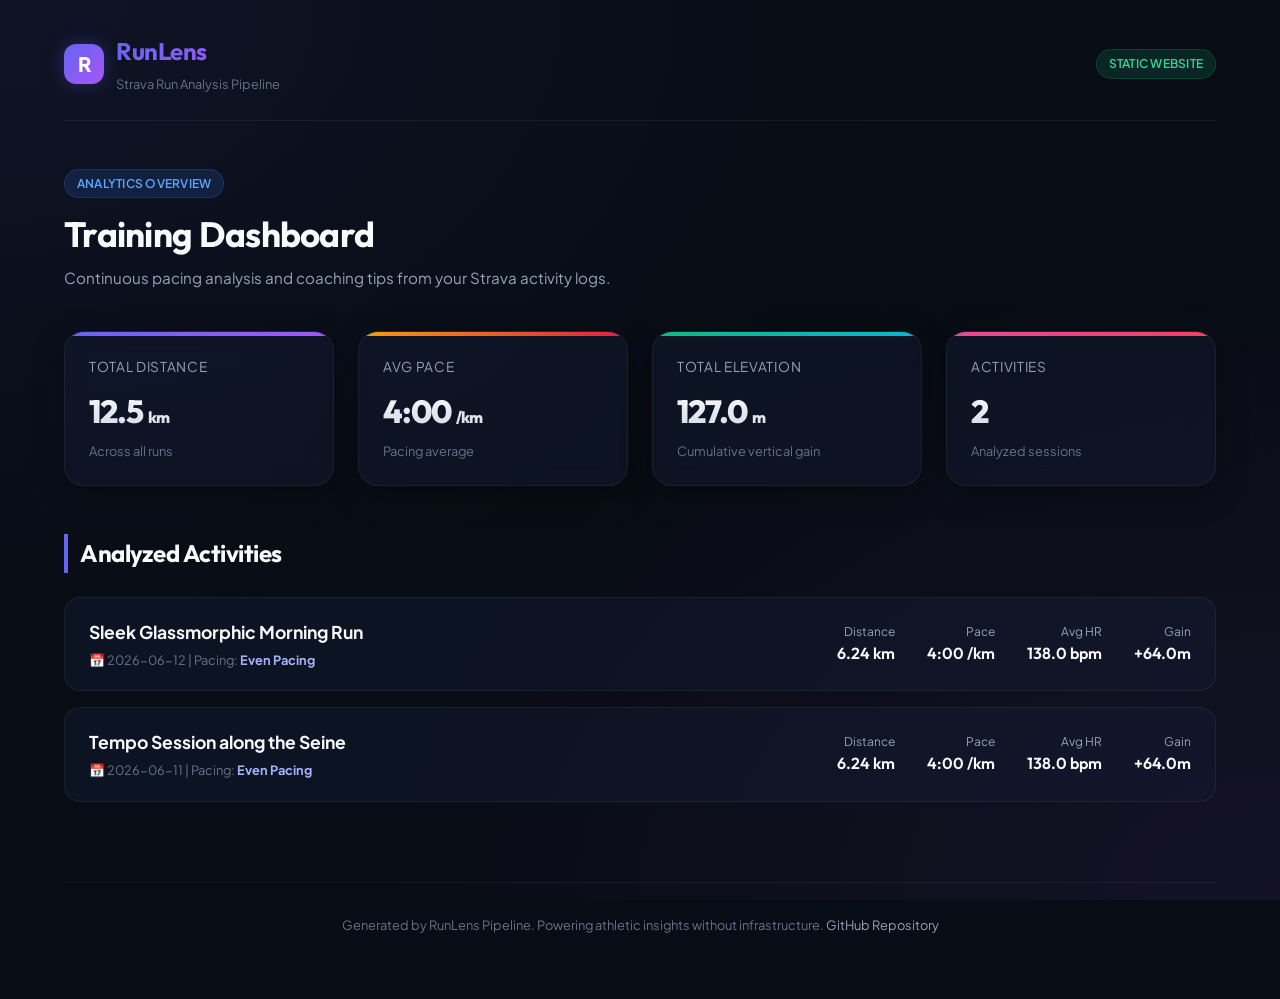
<file: mock_gcs/index.html>
<!DOCTYPE html>
<html lang="en">
<head>
  <meta charset="UTF-8">
  <meta name="viewport" content="width=device-width, initial-scale=1.0">
  <title>RunLens — Run Analysis Dashboard</title>
  <link rel="stylesheet" href="assets/style.css">
</head>
<body>
  <div class="container">
    <header>
      <div class="brand">
        <div class="brand-logo">R</div>
        <div>
          <h1 class="brand-name">RunLens</h1>
          <span style="font-size: 0.8rem; color: var(--text-muted);">Strava Run Analysis Pipeline</span>
        </div>
      </div>
      <div>
        <span class="badge badge-success">Static Website</span>
      </div>
    </header>

    <main>
      <div style="margin-bottom: 2.5rem;">
        <span class="badge badge-info" style="margin-bottom: 0.5rem;">Analytics Overview</span>
        <h2 style="font-size: 2.2rem; margin-bottom: 0.25rem;">Training Dashboard</h2>
        <p style="color: var(--text-secondary); font-size: 0.95rem;">
          Continuous pacing analysis and coaching tips from your Strava activity logs.
        </p>
      </div>

      <!-- Dashboard Overview Stats -->
      <div class="summary-grid">
        <div class="card primary">
          <div class="card-label">Total Distance</div>
          <div class="card-value">12.5 <span style="font-size: 1rem;">km</span></div>
          <div class="card-subtext">Across all runs</div>
        </div>
        <div class="card pace">
          <div class="card-label">Avg Pace</div>
          <div class="card-value">4:00 <span style="font-size: 1rem;">/km</span></div>
          <div class="card-subtext">Pacing average</div>
        </div>
        <div class="card elevation">
          <div class="card-label">Total Elevation</div>
          <div class="card-value">127.0 <span style="font-size: 1rem;">m</span></div>
          <div class="card-subtext">Cumulative vertical gain</div>
        </div>
        <div class="card hr">
          <div class="card-label">Activities</div>
          <div class="card-value">2</div>
          <div class="card-subtext">Analyzed sessions</div>
        </div>
      </div>

      <!-- Section Title -->
      <h3 class="section-title">Analyzed Activities</h3>
      
      <!-- Run List -->
      <div class="run-list" style="margin-top: 1.5rem;">
        
          
          <a href="reports/2026-06-12_run_100000002.html" class="run-item">
            <div class="run-item-info">
              <span class="run-item-title">Sleek Glassmorphic Morning Run</span>
              <span class="run-item-date">📅 2026-06-12 | Pacing: <strong style="color: #a5b4fc;">Even Pacing</strong></span>
            </div>
            <div class="run-item-stats">
              <div class="run-item-stat">
                <span class="run-item-stat-label">Distance</span>
                <span class="run-item-stat-value">6.24 km</span>
              </div>
              <div class="run-item-stat">
                <span class="run-item-stat-label">Pace</span>
                <span class="run-item-stat-value">4:00 /km</span>
              </div>
              
              <div class="run-item-stat">
                <span class="run-item-stat-label">Avg HR</span>
                <span class="run-item-stat-value">138.0 bpm</span>
              </div>
              
              <div class="run-item-stat">
                <span class="run-item-stat-label">Gain</span>
                <span class="run-item-stat-value">+64.0m</span>
              </div>
            </div>
          </a>
          
          <a href="reports/2026-06-11_run_100000001.html" class="run-item">
            <div class="run-item-info">
              <span class="run-item-title">Tempo Session along the Seine</span>
              <span class="run-item-date">📅 2026-06-11 | Pacing: <strong style="color: #a5b4fc;">Even Pacing</strong></span>
            </div>
            <div class="run-item-stats">
              <div class="run-item-stat">
                <span class="run-item-stat-label">Distance</span>
                <span class="run-item-stat-value">6.24 km</span>
              </div>
              <div class="run-item-stat">
                <span class="run-item-stat-label">Pace</span>
                <span class="run-item-stat-value">4:00 /km</span>
              </div>
              
              <div class="run-item-stat">
                <span class="run-item-stat-label">Avg HR</span>
                <span class="run-item-stat-value">138.0 bpm</span>
              </div>
              
              <div class="run-item-stat">
                <span class="run-item-stat-label">Gain</span>
                <span class="run-item-stat-value">+64.0m</span>
              </div>
            </div>
          </a>
          
        
      </div>
    </main>

    <footer>
      <p>Generated by RunLens Pipeline. Powering athletic insights without infrastructure. <a href="https://github.com">GitHub Repository</a></p>
    </footer>
  </div>
</body>
</html>
</file>
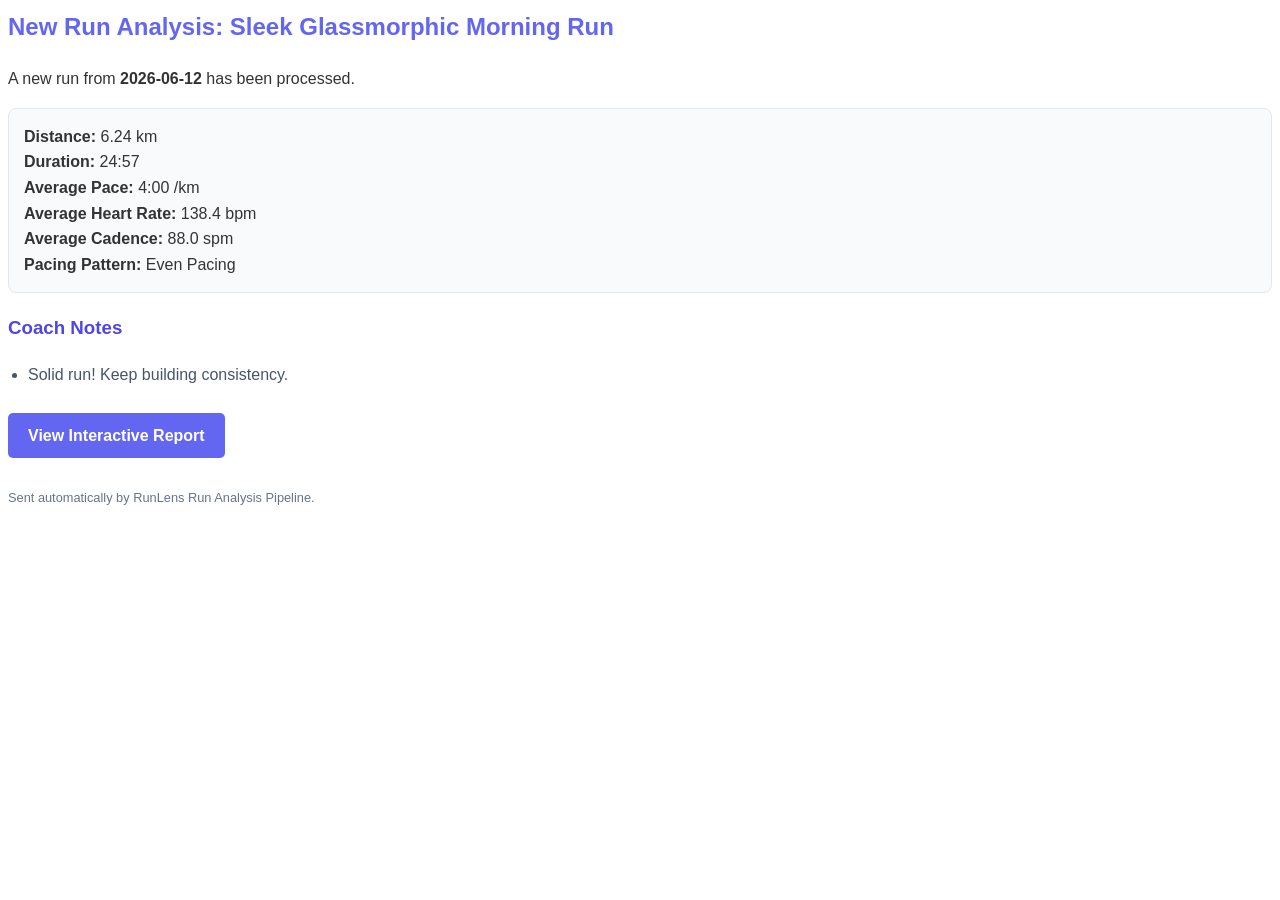
<file: mock_gcs/email_preview.html>
<html>
      <body style="font-family: Arial, sans-serif; color: #333333; line-height: 1.6;">
        <h2 style="color: #6366f1;">New Run Analysis: Sleek Glassmorphic Morning Run</h2>
        <p>A new run from <strong>2026-06-12</strong> has been processed.</p>
        <div style="background-color: #f8fafc; border: 1px solid #e2e8f0; padding: 15px; border-radius: 8px; margin-bottom: 20px;">
          <ul style="list-style: none; padding-left: 0; margin: 0;">
            <li><strong>Distance:</strong> 6.24 km</li>
            <li><strong>Duration:</strong> 24:57</li>
            <li><strong>Average Pace:</strong> 4:00 /km</li>
            <li><strong>Average Heart Rate:</strong> 138.4 bpm</li>
            <li><strong>Average Cadence:</strong> 88.0 spm</li>
            <li><strong>Pacing Pattern:</strong> Even Pacing</li>
          </ul>
        </div>
        <h3 style="color: #4f46e5;">Coach Notes</h3>
        <ul style="padding-left: 20px; margin-bottom: 25px; color: #475569;">
          <li>Solid run! Keep building consistency.</li>
        </ul>
        <p><a href="https://storage.googleapis.com/mock_bucket/reports/2026-06-12_run_100000002.html" style="background-color: #6366f1; color: white; padding: 10px 20px; text-decoration: none; border-radius: 5px; font-weight: bold; display: inline-block;">View Interactive Report</a></p>
        <p style="color: #64748b; font-size: 0.8rem; margin-top: 30px;">Sent automatically by RunLens Run Analysis Pipeline.</p>
      </body>
    </html>
</file>
<file: mock_gcs/assets/style.css>
/* style.css - Premium Glassmorphic Dark/Light Design System */
@import url('https://fonts.googleapis.com/css2?family=Outfit:wght@300;400;500;600;700;800&family=Plus+Jakarta+Sans:wght@300;400;500;600;700&display=swap');

:root {
  --bg-primary: #080c14;
  --bg-secondary: #0d1527;
  --card-bg: rgba(20, 30, 55, 0.4);
  --card-border: rgba(255, 255, 255, 0.06);
  --card-shadow: 0 8px 32px 0 rgba(0, 0, 0, 0.3);
  --backdrop-blur: blur(12px);
  
  --text-primary: #f8fafc;
  --text-secondary: #94a3b8;
  --text-muted: #64748b;
  
  /* Glowing Accent Gradients */
  --accent-primary: linear-gradient(135deg, #6366f1 0%, #a855f7 100%);
  --accent-pace: linear-gradient(135deg, #f59e0b 0%, #e11d48 100%);
  --accent-elevation: linear-gradient(135deg, #10b981 0%, #06b6d4 100%);
  --accent-hr: linear-gradient(135deg, #ec4899 0%, #f43f5e 100%);
  
  --color-success: #10b981;
  --color-warning: #f59e0b;
  --color-danger: #ef4444;
  --color-info: #3b82f6;

  --transition-fast: 0.2s cubic-bezier(0.4, 0, 0.2, 1);
  --transition-normal: 0.3s cubic-bezier(0.4, 0, 0.2, 1);
}

* {
  margin: 0;
  padding: 0;
  box-sizing: border-box;
}

body {
  font-family: 'Plus Jakarta Sans', sans-serif;
  background-color: var(--bg-primary);
  background-image: 
    radial-gradient(at 0% 0%, rgba(99, 102, 241, 0.08) 0px, transparent 50%),
    radial-gradient(at 100% 100%, rgba(168, 85, 247, 0.08) 0px, transparent 50%);
  background-attachment: fixed;
  color: var(--text-primary);
  min-height: 100vh;
  line-height: 1.6;
  -webkit-font-smoothing: antialiased;
}

h1, h2, h3, h4, h5, h6 {
  font-family: 'Outfit', sans-serif;
  font-weight: 700;
  letter-spacing: -0.02em;
}

.container {
  max-width: 1200px;
  margin: 0 auto;
  padding: 2rem 1.5rem;
}

/* Header & Navigation */
header {
  display: flex;
  align-content: center;
  justify-content: space-between;
  align-items: center;
  margin-bottom: 3rem;
  padding-bottom: 1.5rem;
  border-bottom: 1px solid var(--card-border);
}

.brand {
  display: flex;
  align-items: center;
  gap: 0.75rem;
}

.brand-logo {
  background: var(--accent-primary);
  width: 40px;
  height: 40px;
  border-radius: 12px;
  display: flex;
  align-items: center;
  justify-content: center;
  font-weight: 800;
  font-size: 1.25rem;
  color: white;
  box-shadow: 0 0 20px rgba(99, 102, 241, 0.3);
}

.brand-name {
  font-size: 1.5rem;
  background: var(--accent-primary);
  -webkit-background-clip: text;
  -webkit-text-fill-color: transparent;
}

.nav-link {
  color: var(--text-secondary);
  text-decoration: none;
  font-family: 'Outfit', sans-serif;
  font-size: 0.95rem;
  font-weight: 500;
  padding: 0.5rem 1rem;
  border-radius: 8px;
  border: 1px solid transparent;
  transition: var(--transition-fast);
}

.nav-link:hover {
  color: var(--text-primary);
  border: 1px solid var(--card-border);
  background: rgba(255, 255, 255, 0.02);
}

/* Dashboard Summary Cards */
.summary-grid {
  display: grid;
  grid-template-columns: repeat(auto-fit, minmax(220px, 1fr));
  gap: 1.5rem;
  margin-bottom: 3rem;
}

.card {
  background: var(--card-bg);
  border: 1px solid var(--card-border);
  border-radius: 20px;
  padding: 1.5rem;
  box-shadow: var(--card-shadow);
  backdrop-filter: var(--backdrop-blur);
  transition: var(--transition-normal);
  position: relative;
  overflow: hidden;
}

.card::before {
  content: '';
  position: absolute;
  top: 0;
  left: 0;
  width: 100%;
  height: 4px;
  background: transparent;
  transition: var(--transition-normal);
}

.card:hover {
  transform: translateY(-5px);
  border-color: rgba(255, 255, 255, 0.12);
  box-shadow: 0 12px 40px 0 rgba(0, 0, 0, 0.4);
}

.card.primary::before { background: var(--accent-primary); }
.card.pace::before { background: var(--accent-pace); }
.card.elevation::before { background: var(--accent-elevation); }
.card.hr::before { background: var(--accent-hr); }

.card-label {
  font-size: 0.85rem;
  text-transform: uppercase;
  letter-spacing: 0.05em;
  color: var(--text-secondary);
  margin-bottom: 0.5rem;
}

.card-value {
  font-family: 'Outfit', sans-serif;
  font-size: 2rem;
  font-weight: 800;
  letter-spacing: -0.03em;
  margin-bottom: 0.25rem;
  background: linear-gradient(180deg, #ffffff 0%, #cbd5e1 100%);
  -webkit-background-clip: text;
  -webkit-text-fill-color: transparent;
}

.card-subtext {
  font-size: 0.8rem;
  color: var(--text-muted);
}

/* Two Column Layout */
.layout-grid {
  display: grid;
  grid-template-columns: 2fr 1fr;
  gap: 2rem;
  margin-bottom: 3rem;
}

@media (max-width: 992px) {
  .layout-grid {
    grid-template-columns: 1fr;
  }
}

/* Charts & Main Analysis Section */
.main-section {
  display: flex;
  flex-direction: column;
  gap: 2rem;
}

.chart-container {
  height: 320px;
  width: 100%;
  position: relative;
}

.section-title {
  font-size: 1.5rem;
  margin-bottom: 1.25rem;
  display: flex;
  align-items: center;
  gap: 0.5rem;
  color: var(--text-primary);
  border-left: 4px solid #6366f1;
  padding-left: 0.75rem;
}

/* Table Design */
.table-wrapper {
  overflow-x: auto;
  border-radius: 16px;
  border: 1px solid var(--card-border);
}

table {
  width: 100%;
  border-collapse: collapse;
  text-align: left;
  font-size: 0.9rem;
}

th {
  background: rgba(13, 21, 39, 0.6);
  padding: 1rem;
  color: var(--text-secondary);
  font-family: 'Outfit', sans-serif;
  font-weight: 600;
  font-size: 0.85rem;
  text-transform: uppercase;
  letter-spacing: 0.05em;
  border-bottom: 1px solid var(--card-border);
}

td {
  padding: 1rem;
  border-bottom: 1px solid var(--card-border);
  color: var(--text-primary);
}

tr:last-child td {
  border-bottom: none;
}

tr:hover td {
  background: rgba(255, 255, 255, 0.02);
}

tr.partial-split td {
  color: var(--text-muted);
  font-style: italic;
}

/* Badges and Tags */
.badge {
  display: inline-flex;
  align-items: center;
  padding: 0.25rem 0.75rem;
  border-radius: 9999px;
  font-size: 0.75rem;
  font-weight: 600;
  text-transform: uppercase;
  letter-spacing: 0.02em;
}

.badge-success { background: rgba(16, 185, 129, 0.15); color: #34d399; border: 1px solid rgba(16, 185, 129, 0.2); }
.badge-warning { background: rgba(245, 158, 11, 0.15); color: #fbbf24; border: 1px solid rgba(245, 158, 11, 0.2); }
.badge-danger { background: rgba(239, 68, 68, 0.15); color: #f87171; border: 1px solid rgba(239, 68, 68, 0.2); }
.badge-info { background: rgba(59, 130, 246, 0.15); color: #60a5fa; border: 1px solid rgba(59, 130, 246, 0.2); }

/* Sidebar & Coaching Notes */
.sidebar {
  display: flex;
  flex-direction: column;
  gap: 2rem;
}

.coaching-box {
  background: linear-gradient(135deg, rgba(99, 102, 241, 0.1) 0%, rgba(168, 85, 247, 0.05) 100%);
  border: 1px solid rgba(99, 102, 241, 0.25);
}

.coaching-title {
  color: #a5b4fc;
}

.coaching-list {
  list-style: none;
}

.coaching-list li {
  position: relative;
  padding-left: 1.5rem;
  margin-bottom: 0.75rem;
  font-size: 0.9rem;
}

.coaching-list li::before {
  content: "✦";
  position: absolute;
  left: 0;
  color: #a855f7;
}

/* Run List on Dashboard */
.run-list {
  display: flex;
  flex-direction: column;
  gap: 1rem;
}

.run-item {
  display: flex;
  align-items: center;
  justify-content: space-between;
  background: var(--card-bg);
  border: 1px solid var(--card-border);
  padding: 1.25rem 1.5rem;
  border-radius: 16px;
  text-decoration: none;
  color: inherit;
  transition: var(--transition-normal);
}

.run-item:hover {
  transform: translateX(5px);
  border-color: rgba(255, 255, 255, 0.12);
  background: rgba(255, 255, 255, 0.03);
}

.run-item-info {
  display: flex;
  flex-direction: column;
  gap: 0.25rem;
}

.run-item-title {
  font-size: 1.1rem;
  font-weight: 700;
}

.run-item-date {
  font-size: 0.8rem;
  color: var(--text-muted);
}

.run-item-stats {
  display: flex;
  gap: 2rem;
}

.run-item-stat {
  display: flex;
  flex-direction: column;
  align-items: flex-end;
}

.run-item-stat-label {
  font-size: 0.75rem;
  color: var(--text-secondary);
}

.run-item-stat-value {
  font-family: 'Outfit', sans-serif;
  font-weight: 600;
}

@media (max-width: 768px) {
  .run-item {
    flex-direction: column;
    align-items: flex-start;
    gap: 1rem;
  }
  .run-item-stats {
    width: 100%;
    justify-content: space-between;
    gap: 1rem;
  }
  .run-item-stat {
    align-items: flex-start;
  }
}

/* Footer */
footer {
  margin-top: 5rem;
  padding: 2rem 0;
  border-top: 1px solid var(--card-border);
  text-align: center;
  font-size: 0.8rem;
  color: var(--text-muted);
}

footer a {
  color: var(--text-secondary);
  text-decoration: none;
  transition: var(--transition-fast);
}

footer a:hover {
  color: var(--text-primary);
}
</file>
